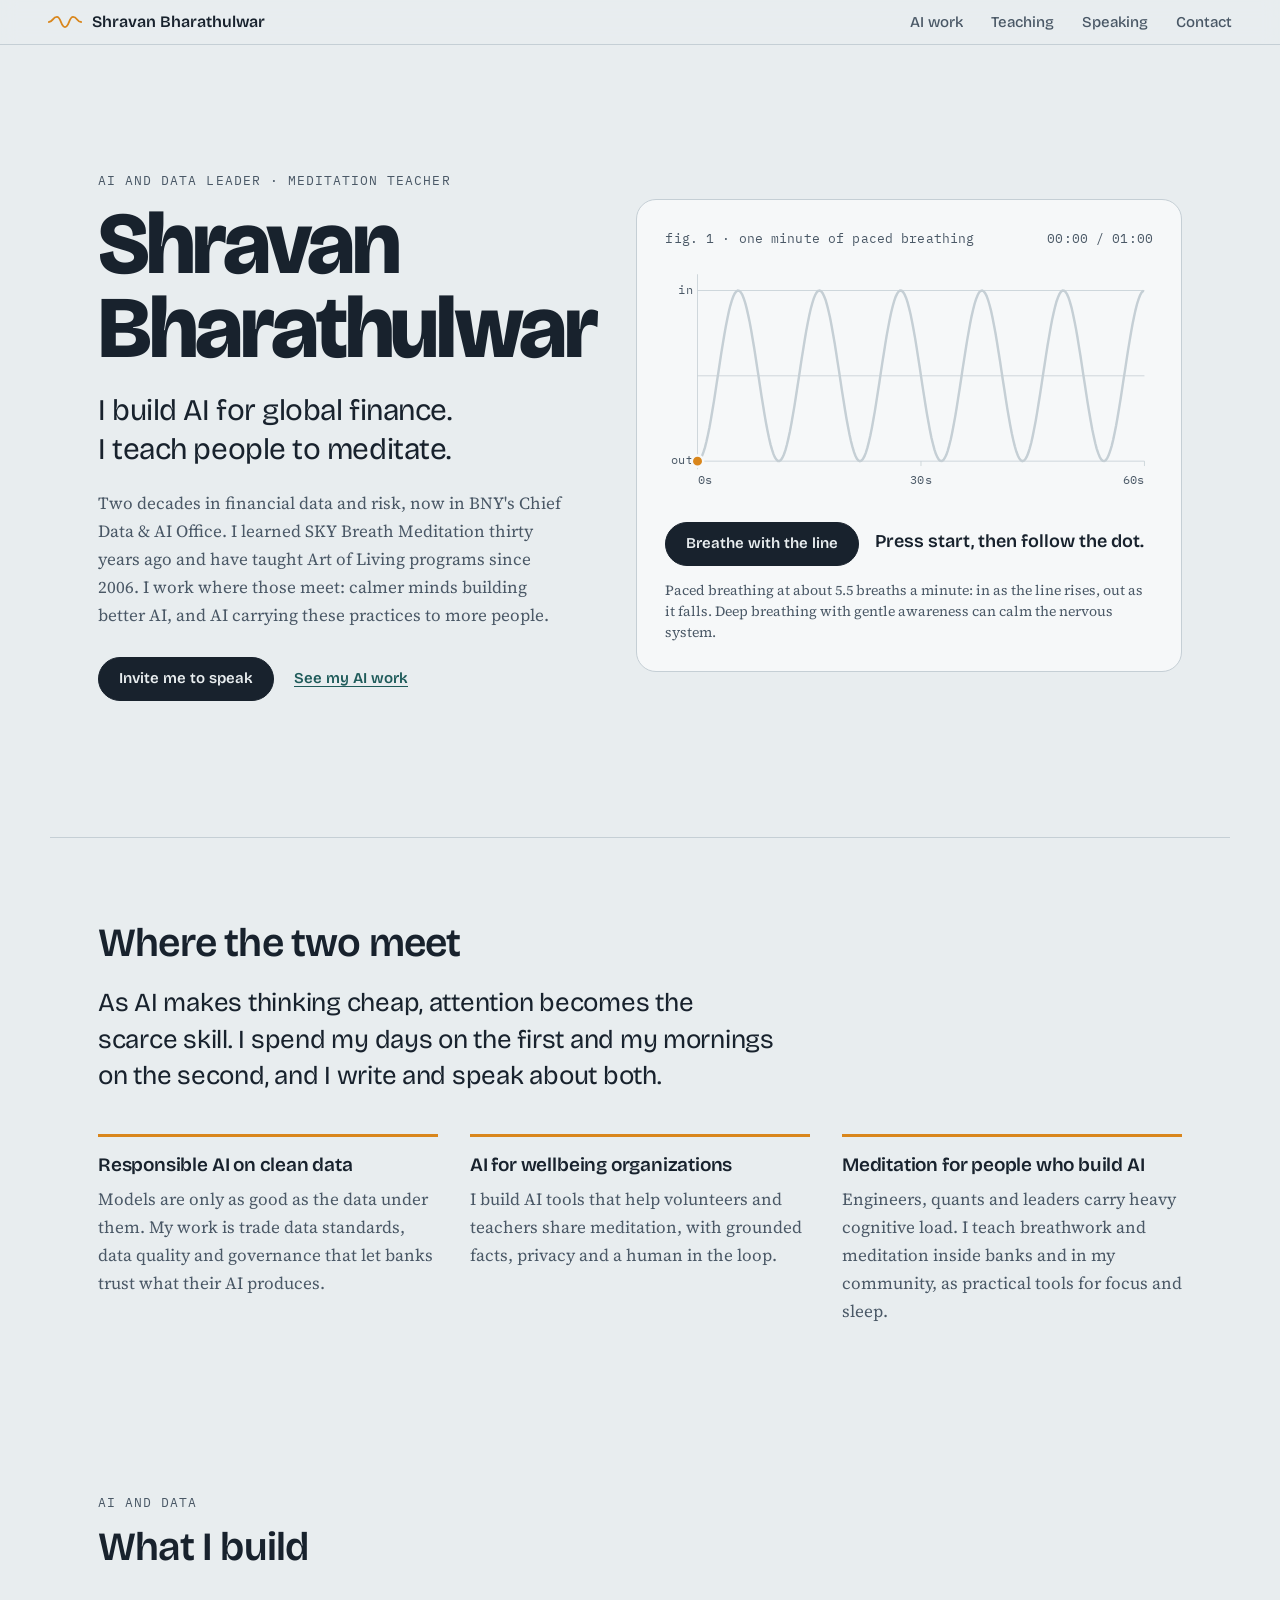
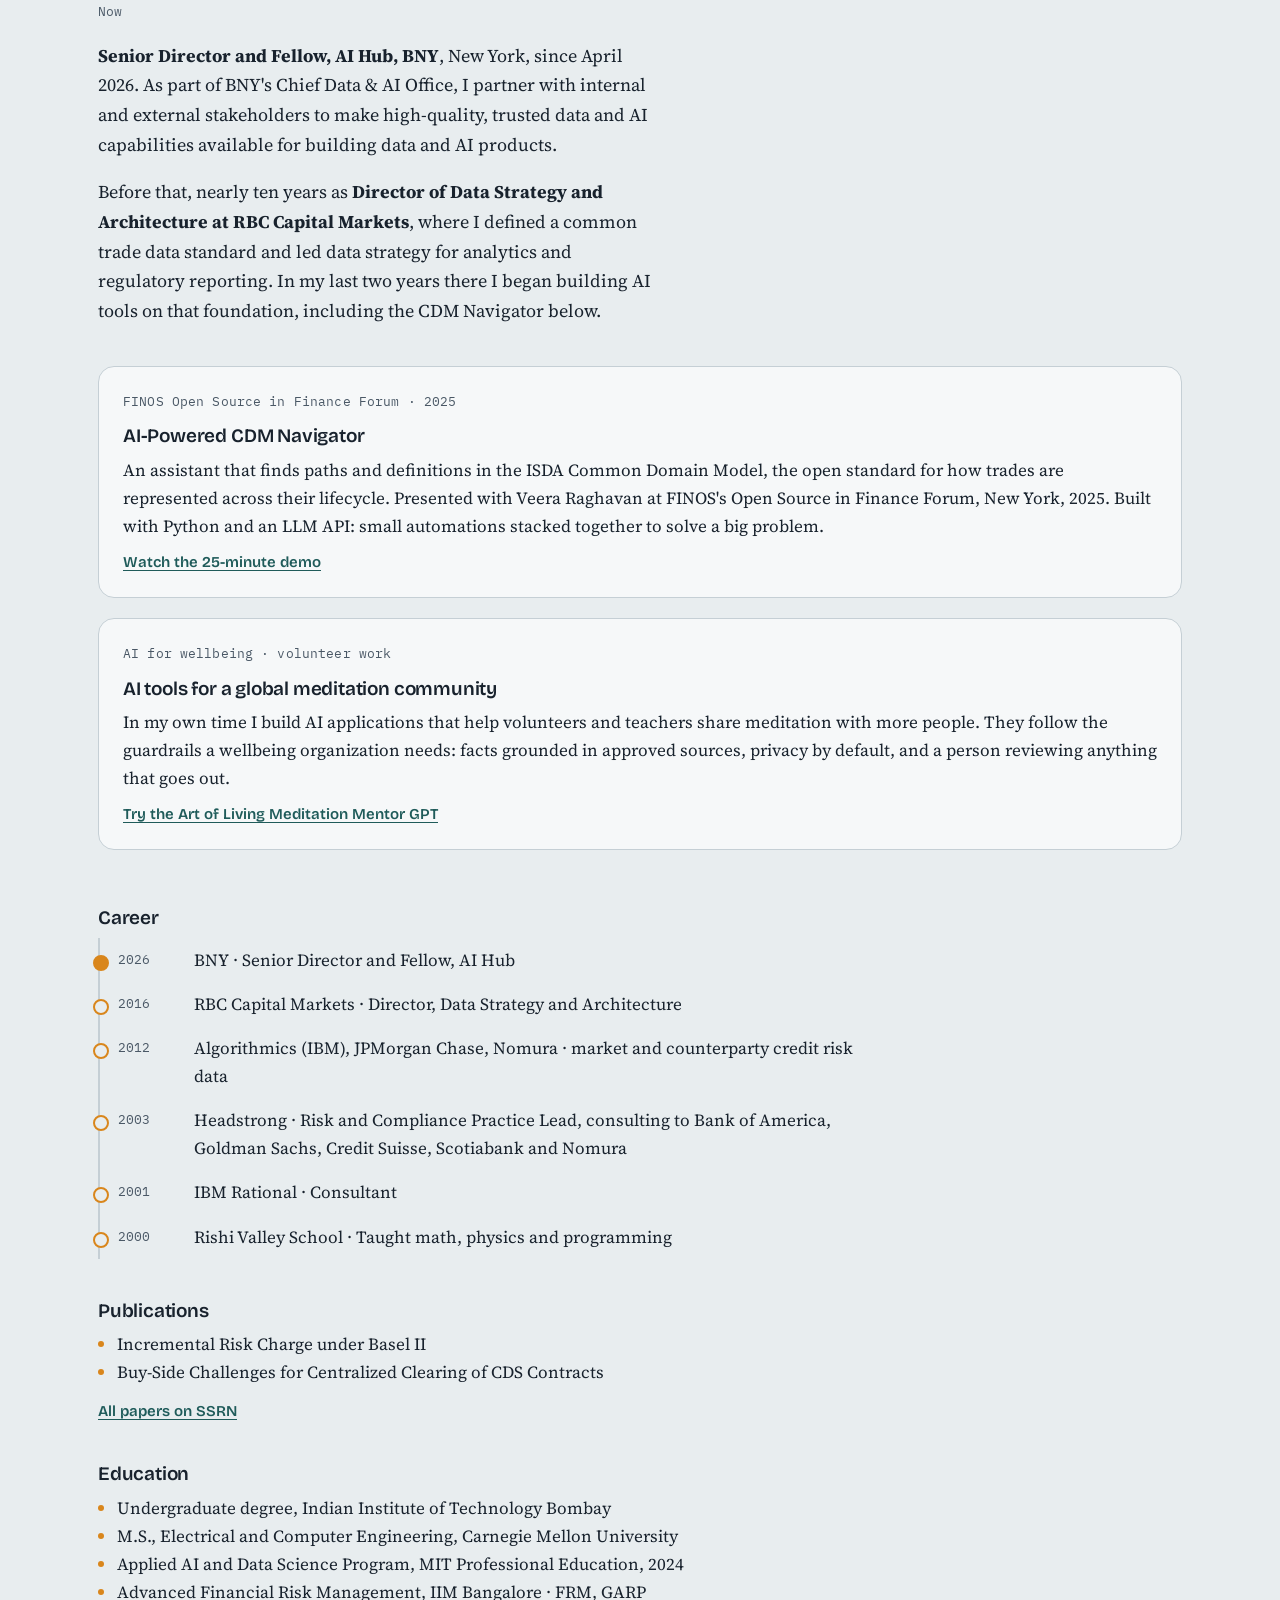
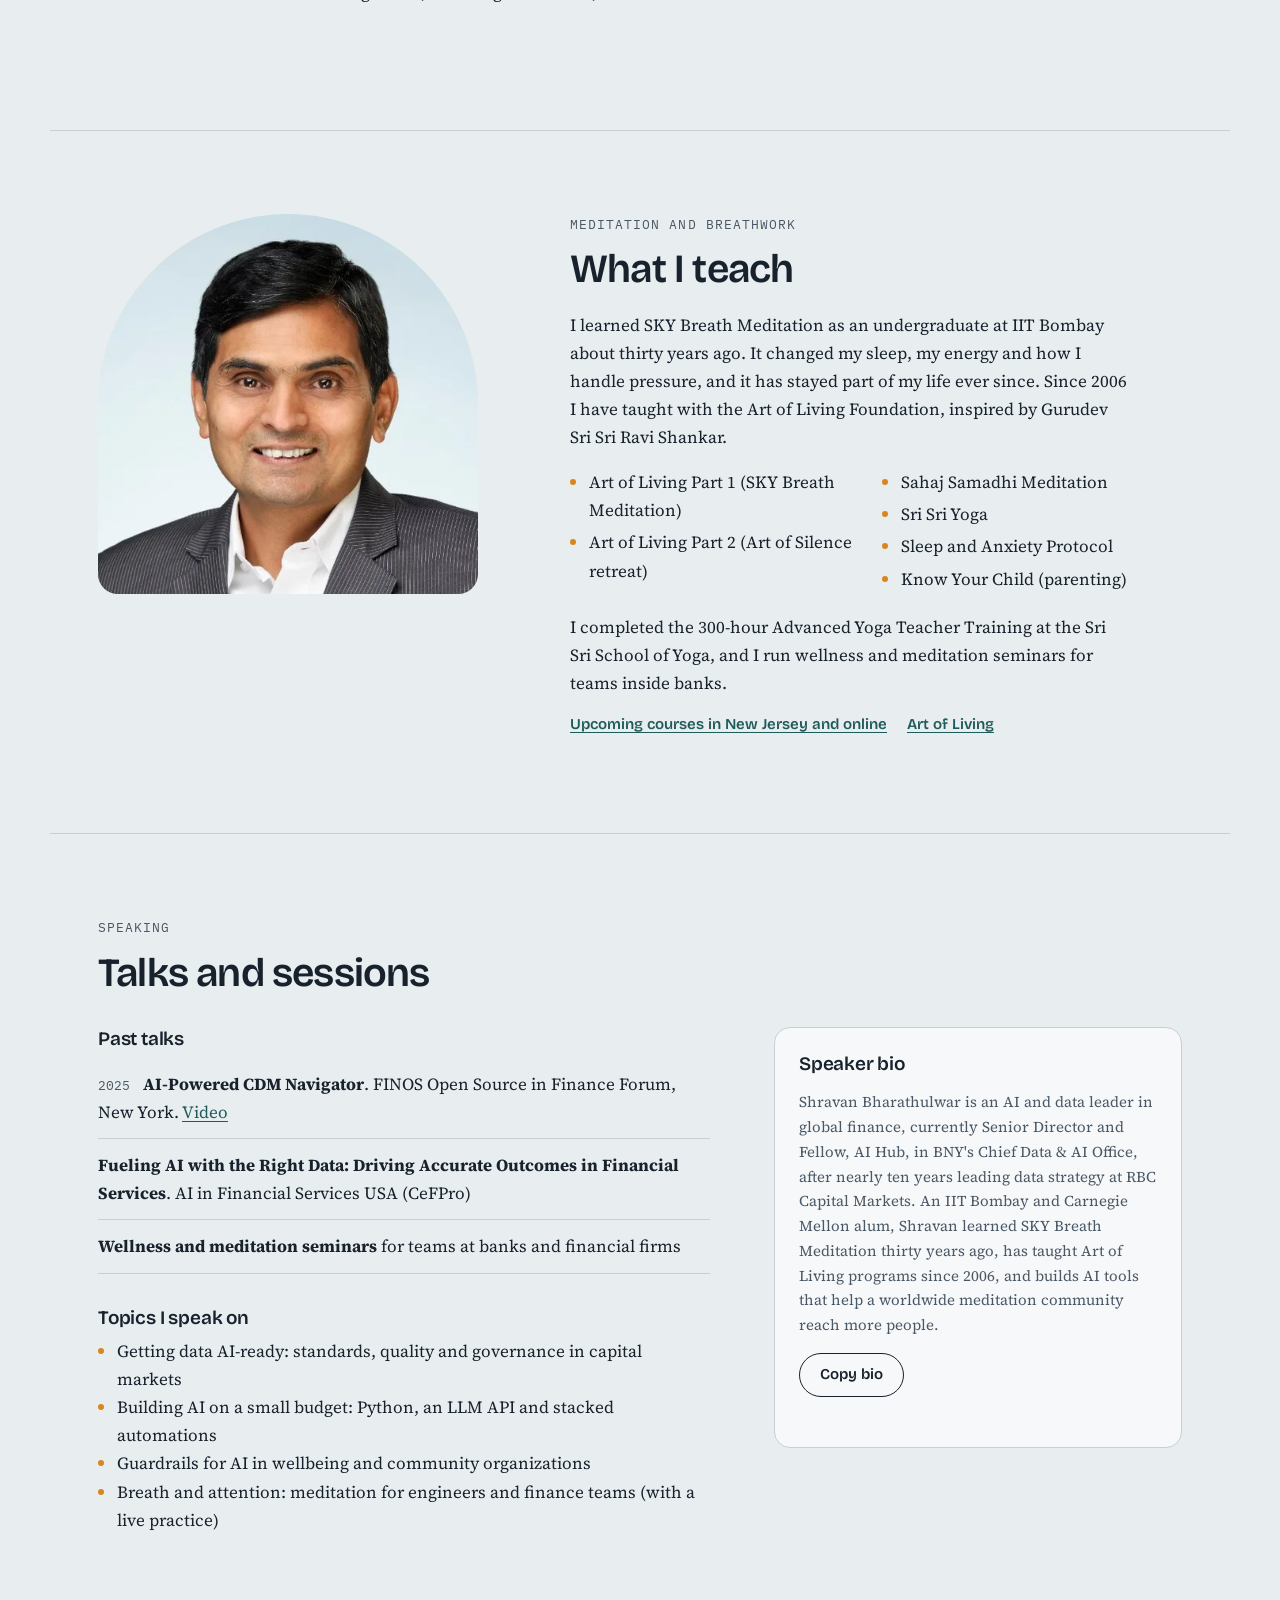
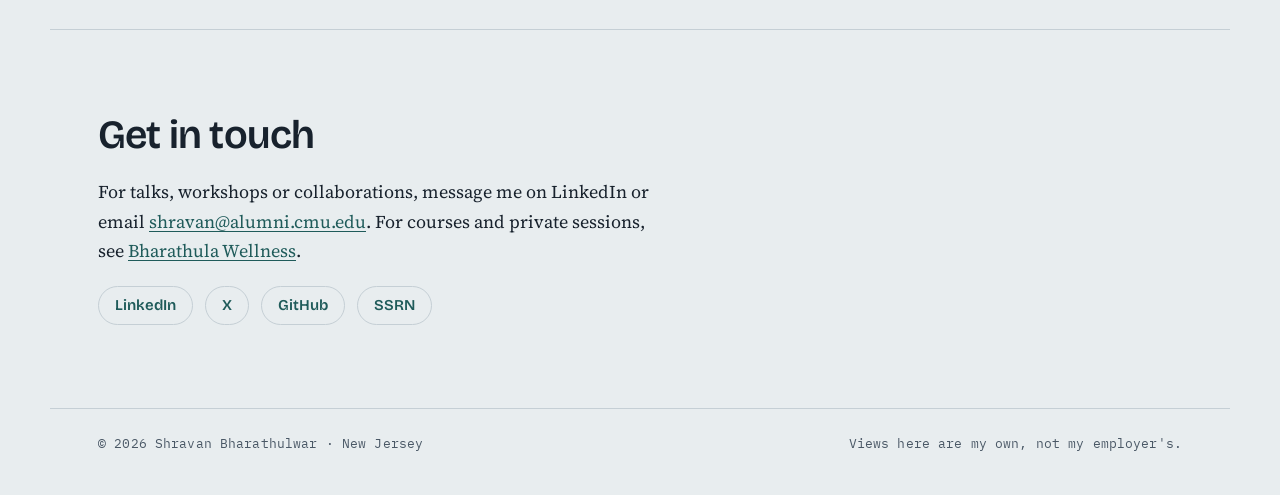
<file: index.html>
<!doctype html>
<html lang="en">
<head>
  <meta charset="utf-8">
  <meta name="viewport" content="width=device-width, initial-scale=1">
  <title>Shravan Bharathulwar · AI and data leader, meditation teacher</title>
  <meta name="description" content="Shravan Bharathulwar is an AI and data leader in global finance (BNY, formerly RBC Capital Markets) and an Art of Living meditation teacher who builds AI tools for wellbeing. IIT Bombay and Carnegie Mellon alum.">
  <link rel="canonical" href="https://bshravancmu.github.io/">
  <meta name="author" content="Shravan Bharathulwar">

  <meta property="og:type" content="profile">
  <meta property="og:title" content="Shravan Bharathulwar · AI and data leader, meditation teacher">
  <meta property="og:description" content="I build AI for global finance. I teach people to meditate.">
  <meta property="og:url" content="https://bshravancmu.github.io/">
  <meta property="og:image" content="https://bshravancmu.github.io/assets/og.jpg">
  <meta property="profile:first_name" content="Shravan">
  <meta property="profile:last_name" content="Bharathulwar">
  <meta name="twitter:card" content="summary_large_image">
  <meta name="twitter:site" content="@BShravan">
  <meta name="twitter:creator" content="@BShravan">

  <link rel="icon" href="favicon.svg" type="image/svg+xml">
  <link rel="preconnect" href="https://fonts.googleapis.com">
  <link rel="preconnect" href="https://fonts.gstatic.com" crossorigin>
  <link href="https://fonts.googleapis.com/css2?family=Bricolage+Grotesque:opsz,wght@12..96,400;12..96,600;12..96,800&family=IBM+Plex+Mono:wght@400;500&family=Source+Serif+4:ital,opsz,wght@0,8..60,400;0,8..60,600;1,8..60,400&display=swap" rel="stylesheet">
  <link rel="stylesheet" href="assets/site.css">

  <script type="application/ld+json">
  {
    "@context": "https://schema.org",
    "@type": "ProfilePage",
    "url": "https://bshravancmu.github.io/",
    "mainEntity": {
      "@type": "Person",
      "@id": "https://bshravancmu.github.io/#shravan",
      "name": "Shravan Bharathulwar",
      "alternateName": ["Shravan V. Bharathulwar", "Shravan Venkatraman Bharathulwar", "Shravan Bharathula"],
      "url": "https://bshravancmu.github.io/",
      "image": "https://bshravancmu.github.io/assets/shravan-480.jpg",
      "description": "AI and data leader in global finance, part of BNY's Chief Data & AI Office, and Art of Living meditation teacher who builds AI tools for wellbeing.",
      "jobTitle": "Senior Director and Fellow, AI Hub",
      "worksFor": { "@type": "Organization", "name": "BNY", "url": "https://www.bny.com/" },
      "alumniOf": [
        { "@type": "CollegeOrUniversity", "name": "Indian Institute of Technology Bombay" },
        { "@type": "CollegeOrUniversity", "name": "Carnegie Mellon University" }
      ],
      "hasCredential": [
        { "@type": "EducationalOccupationalCredential", "name": "Applied AI and Data Science Program: Leveraging AI for Effective Decision-Making", "recognizedBy": { "@type": "Organization", "name": "MIT Professional Education" } },
        { "@type": "EducationalOccupationalCredential", "name": "Financial Risk Manager (FRM)", "recognizedBy": { "@type": "Organization", "name": "Global Association of Risk Professionals" } },
        { "@type": "EducationalOccupationalCredential", "name": "300-hour Advanced Yoga Teacher Training", "recognizedBy": { "@type": "Organization", "name": "Sri Sri School of Yoga" } }
      ],
      "knowsAbout": ["Artificial intelligence", "Data strategy", "Data governance", "Financial data standards", "ISDA Common Domain Model", "Financial risk management", "Meditation", "Breathwork", "SKY Breath Meditation", "Sahaj Samadhi Meditation", "Yoga"],
      "memberOf": { "@type": "Organization", "name": "Art of Living Foundation", "url": "https://www.artofliving.org/" },
      "sameAs": [
        "https://www.linkedin.com/in/bshravan/",
        "https://x.com/BShravan",
        "https://github.com/bshravancmu",
        "https://papers.ssrn.com/sol3/cf_dev/AbsByAuth.cfm?per_id=690832",
        "https://www.researchgate.net/profile/Shravan-Bharathulwar",
        "https://cmu.academia.edu/ShravanBharathulwar",
        "https://theorg.com/org/bny-mellon/org-chart/shravan-bharathulwar",
        "https://chatgpt.com/g/g-dzU0lk14Z-art-of-living-meditation-mentor",
        "https://bharathula.org/"
      ]
    }
  }
  </script>
</head>
<body>
  <a class="skip" href="#main">Skip to content</a>

  <header class="top">
    <a class="wordmark" href="#top" aria-label="Shravan Bharathulwar, home">
      <svg viewBox="0 0 40 16" aria-hidden="true"><path d="M1 8c4.5 0 4.5-6 9.5-6S15 14 20 14s4.5-12 9.5-12S34 8 39 8"/></svg>
      <span>Shravan Bharathulwar</span>
    </a>
    <nav aria-label="Sections">
      <a href="#ai">AI work</a>
      <a href="#teaching">Teaching</a>
      <a href="#speaking">Speaking</a>
      <a href="#contact">Contact</a>
    </nav>
  </header>

  <main id="main">
    <!-- Hero: the name, the thesis, and a chart you can breathe with -->
    <section class="hero" id="top">
      <div class="hero-text">
        <p class="eyebrow">AI and data leader · meditation teacher</p>
        <h1>Shravan Bharathulwar</h1>
        <p class="thesis">I build AI for global finance.<br>I teach people to meditate.</p>
        <p class="lede">Two decades in financial data and risk, now in BNY's Chief Data &amp; AI Office. I learned SKY Breath Meditation thirty years ago and have taught Art of Living programs since 2006. I work where those meet: calmer minds building better AI, and AI carrying these practices to more people.</p>
        <div class="hero-links">
          <a class="btn" href="#speaking">Invite me to speak</a>
          <a class="text-link" href="#ai">See my AI work</a>
        </div>
      </div>

      <figure class="breath" aria-labelledby="breath-cap">
        <div class="breath-head">
          <span class="mono">fig. 1 · one minute of paced breathing</span>
          <span class="mono breath-clock" aria-hidden="true">00:00 / 01:00</span>
        </div>
        <svg class="breath-chart" viewBox="0 0 600 300" role="img" aria-label="A smooth breathing wave across one minute, about five and a half breaths">
          <g class="grid">
            <line x1="40" y1="40" x2="590" y2="40"/>
            <line x1="40" y1="145" x2="590" y2="145"/>
            <line x1="40" y1="250" x2="590" y2="250"/>
            <line x1="40" y1="20" x2="40" y2="260"/>
            <line x1="315" y1="250" x2="315" y2="256"/>
            <line x1="590" y1="250" x2="590" y2="256"/>
          </g>
          <g class="axis mono">
            <text x="34" y="44" text-anchor="end">in</text>
            <text x="34" y="254" text-anchor="end">out</text>
            <text x="40" y="278">0s</text>
            <text x="315" y="278" text-anchor="middle">30s</text>
            <text x="590" y="278" text-anchor="end">60s</text>
          </g>
          <path class="wave-ghost" d=""/>
          <path class="wave-done" d=""/>
          <circle class="wave-dot" r="7" cx="40" cy="250"/>
        </svg>
        <div class="breath-controls">
          <button class="btn breath-btn" type="button" aria-pressed="false">Breathe with the line</button>
          <p class="breath-cue" aria-live="polite">Press start, then follow the dot.</p>
        </div>
        <figcaption id="breath-cap">Paced breathing at about 5.5 breaths a minute: in as the line rises, out as it falls. Deep breathing with gentle awareness can calm the nervous system.</figcaption>
      </figure>
    </section>

    <!-- Where the two meet -->
    <section class="meet" aria-labelledby="meet-h">
      <h2 id="meet-h">Where the two meet</h2>
      <p class="meet-lede">As AI makes thinking cheap, attention becomes the scarce skill. I spend my days on the first and my mornings on the second, and I write and speak about both.</p>
      <div class="pillars">
        <article>
          <h3>Responsible AI on clean data</h3>
          <p>Models are only as good as the data under them. My work is trade data standards, data quality and governance that let banks trust what their AI produces.</p>
        </article>
        <article>
          <h3>AI for wellbeing organizations</h3>
          <p>I build AI tools that help volunteers and teachers share meditation, with grounded facts, privacy and a human in the loop.</p>
        </article>
        <article>
          <h3>Meditation for people who build AI</h3>
          <p>Engineers, quants and leaders carry heavy cognitive load. I teach breathwork and meditation inside banks and in my community, as practical tools for focus and sleep.</p>
        </article>
      </div>
    </section>

    <!-- AI work -->
    <section class="ai" id="ai" aria-labelledby="ai-h">
      <div class="section-head">
        <p class="eyebrow">AI and data</p>
        <h2 id="ai-h">What I build</h2>
      </div>

      <div class="now">
        <p class="mono label">Now</p>
        <p><strong>Senior Director and Fellow, AI Hub, BNY</strong>, New York, since April 2026. As part of BNY's Chief Data &amp; AI Office, I partner with internal and external stakeholders to make high-quality, trusted data and AI capabilities available for building data and AI products.</p>
        <p>Before that, nearly ten years as <strong>Director of Data Strategy and Architecture at RBC Capital Markets</strong>, where I defined a common trade data standard and led data strategy for analytics and regulatory reporting. In my last two years there I began building AI tools on that foundation, including the CDM Navigator below.</p>
      </div>

      <div class="projects">
        <article class="project wide">
          <p class="mono label">FINOS Open Source in Finance Forum · 2025</p>
          <h3>AI-Powered CDM Navigator</h3>
          <p>An assistant that finds paths and definitions in the ISDA Common Domain Model, the open standard for how trades are represented across their lifecycle. Presented with Veera Raghavan at FINOS's Open Source in Finance Forum, New York, 2025. Built with Python and an LLM API: small automations stacked together to solve a big problem.</p>
          <p class="links"><a href="https://www.youtube.com/watch?v=O85jKA17JT4">Watch the 25-minute demo</a></p>
        </article>
        <article class="project wide">
          <p class="mono label">AI for wellbeing · volunteer work</p>
          <h3>AI tools for a global meditation community</h3>
          <p>In my own time I build AI applications that help volunteers and teachers share meditation with more people. They follow the guardrails a wellbeing organization needs: facts grounded in approved sources, privacy by default, and a person reviewing anything that goes out.</p>
          <p class="links"><a href="https://chatgpt.com/g/g-dzU0lk14Z-art-of-living-meditation-mentor">Try the Art of Living Meditation Mentor GPT</a></p>
        </article>
      </div>

      <div class="career">
        <h3>Career</h3>
        <ol class="timeline">
          <li><span class="yr mono">2026</span><span>BNY · Senior Director and Fellow, AI Hub</span></li>
          <li><span class="yr mono">2016</span><span>RBC Capital Markets · Director, Data Strategy and Architecture</span></li>
          <li><span class="yr mono">2012</span><span>Algorithmics (IBM), JPMorgan Chase, Nomura · market and counterparty credit risk data</span></li>
          <li><span class="yr mono">2003</span><span>Headstrong · Risk and Compliance Practice Lead, consulting to Bank of America, Goldman Sachs, Credit Suisse, Scotiabank and Nomura</span></li>
          <li><span class="yr mono">2001</span><span>IBM Rational · Consultant</span></li>
          <li><span class="yr mono">2000</span><span>Rishi Valley School · Taught math, physics and programming</span></li>
        </ol>
      </div>

      <div class="papers">
        <h3>Publications</h3>
        <ul>
          <li>Incremental Risk Charge under Basel II</li>
          <li>Buy-Side Challenges for Centralized Clearing of CDS Contracts</li>
        </ul>
        <p class="links"><a href="https://papers.ssrn.com/sol3/cf_dev/AbsByAuth.cfm?per_id=690832">All papers on SSRN</a></p>
      </div>

      <div class="edu">
        <h3>Education</h3>
        <ul>
          <li>Undergraduate degree, Indian Institute of Technology Bombay</li>
          <li>M.S., Electrical and Computer Engineering, Carnegie Mellon University</li>
          <li>Applied AI and Data Science Program, MIT Professional Education, 2024</li>
          <li>Advanced Financial Risk Management, IIM Bangalore · FRM, GARP</li>
        </ul>
      </div>
    </section>

    <!-- Teaching -->
    <section class="teaching" id="teaching" aria-labelledby="teach-h">
      <div class="teach-grid">
        <picture class="portrait">
          <source srcset="assets/shravan-480.webp" type="image/webp">
          <img src="assets/shravan-480.jpg" width="480" height="480" alt="Portrait of Shravan Bharathulwar" loading="lazy">
        </picture>
        <div>
          <p class="eyebrow">Meditation and breathwork</p>
          <h2 id="teach-h">What I teach</h2>
          <p>I learned SKY Breath Meditation as an undergraduate at IIT Bombay about thirty years ago. It changed my sleep, my energy and how I handle pressure, and it has stayed part of my life ever since. Since 2006 I have taught with the Art of Living Foundation, inspired by Gurudev Sri Sri Ravi Shankar.</p>
          <ul class="programs">
            <li>Art of Living Part 1 (SKY Breath Meditation)</li>
            <li>Art of Living Part 2 (Art of Silence retreat)</li>
            <li>Sahaj Samadhi Meditation</li>
            <li>Sri Sri Yoga</li>
            <li>Sleep and Anxiety Protocol</li>
            <li>Know Your Child (parenting)</li>
          </ul>
          <p>I completed the 300-hour Advanced Yoga Teacher Training at the Sri Sri School of Yoga, and I run wellness and meditation seminars for teams inside banks.</p>
          <p class="links"><a href="https://bharathula.org/breath-meditation">Upcoming courses in New Jersey and online</a> <a href="https://www.artofliving.org/us-en">Art of Living</a></p>
        </div>
      </div>
    </section>

    <!-- Speaking -->
    <section class="speaking" id="speaking" aria-labelledby="speak-h">
      <div class="section-head">
        <p class="eyebrow">Speaking</p>
        <h2 id="speak-h">Talks and sessions</h2>
      </div>
      <div class="speak-grid">
        <div>
          <h3>Past talks</h3>
          <ul class="talks">
            <li><span class="mono">2025</span> <strong>AI-Powered CDM Navigator</strong>. FINOS Open Source in Finance Forum, New York. <a href="https://www.youtube.com/watch?v=O85jKA17JT4">Video</a></li>
            <li><strong>Fueling AI with the Right Data: Driving Accurate Outcomes in Financial Services</strong>. AI in Financial Services USA (CeFPro)</li>
            <li><strong>Wellness and meditation seminars</strong> for teams at banks and financial firms</li>
          </ul>
          <h3>Topics I speak on</h3>
          <ul class="topics">
            <li>Getting data AI-ready: standards, quality and governance in capital markets</li>
            <li>Building AI on a small budget: Python, an LLM API and stacked automations</li>
            <li>Guardrails for AI in wellbeing and community organizations</li>
            <li>Breath and attention: meditation for engineers and finance teams (with a live practice)</li>
          </ul>
        </div>
        <div class="bio-card">
          <h3>Speaker bio</h3>
          <p class="bio-text" id="bio-short">Shravan Bharathulwar is an AI and data leader in global finance, currently Senior Director and Fellow, AI Hub, in BNY's Chief Data &amp; AI Office, after nearly ten years leading data strategy at RBC Capital Markets. An IIT Bombay and Carnegie Mellon alum, Shravan learned SKY Breath Meditation thirty years ago, has taught Art of Living programs since 2006, and builds AI tools that help a worldwide meditation community reach more people.</p>
          <button class="btn ghost copy-btn" type="button" data-copy="bio-short">Copy bio</button>
          <p class="copy-status mono" aria-live="polite"></p>
        </div>
      </div>
    </section>

    <!-- Contact -->
    <section class="contact" id="contact" aria-labelledby="contact-h">
      <h2 id="contact-h">Get in touch</h2>
      <p>For talks, workshops or collaborations, message me on LinkedIn or email <a href="mailto:shravan@alumni.cmu.edu">shravan@alumni.cmu.edu</a>. For courses and private sessions, see <a href="https://bharathula.org/">Bharathula Wellness</a>.</p>
      <ul class="elsewhere">
        <li><a href="https://www.linkedin.com/in/bshravan/">LinkedIn</a></li>
        <li><a href="https://x.com/BShravan">X</a></li>
        <li><a href="https://github.com/bshravancmu">GitHub</a></li>
        <li><a href="https://papers.ssrn.com/sol3/cf_dev/AbsByAuth.cfm?per_id=690832">SSRN</a></li>
      </ul>
    </section>
  </main>

  <footer class="foot">
    <p class="mono">© 2026 Shravan Bharathulwar · New Jersey</p>
    <p class="mono">Views here are my own, not my employer's.</p>
  </footer>

  <script src="assets/site.js" defer></script>
</body>
</html>
</file>
<file: assets/site.css>
/* Tokens: cool pre-dawn fog, slate ink, saffron breath line, teal for links. */
:root {
  --fog: #e8edef;
  --surface: #f6f8f9;
  --ink: #18222d;
  --slate: #4a5866;
  --rule: #c5cfd5;
  --saffron: #d9861c;
  --teal: #1f5b5a;
  --teal-soft: #d6e6e4;
  --display: "Bricolage Grotesque", "Segoe UI", system-ui, sans-serif;
  --body: "Source Serif 4", Georgia, serif;
  --mono: "IBM Plex Mono", ui-monospace, Consolas, monospace;
  --measure: 62ch;
  --gutter: clamp(16px, 4vw, 48px);
  color-scheme: light;
}
@media (prefers-color-scheme: dark) {
  :root {
    --fog: #0f161d;
    --surface: #16202a;
    --ink: #e6ecef;
    --slate: #9dabb7;
    --rule: #2a3642;
    --saffron: #f0a640;
    --teal: #7cc9c3;
    --teal-soft: #173133;
    color-scheme: dark;
  }
}

* { box-sizing: border-box; }
html { scroll-behavior: smooth; scroll-padding-top: 80px; }
@media (prefers-reduced-motion: reduce) { html { scroll-behavior: auto; } }
body {
  margin: 0;
  background: var(--fog);
  color: var(--ink);
  font: 400 1.0625rem/1.65 var(--body);
  -webkit-font-smoothing: antialiased;
}
img { max-width: 100%; height: auto; display: block; }
a { color: var(--teal); text-decoration-thickness: 1px; text-underline-offset: 3px; }
a:hover { text-decoration-thickness: 2px; }
:focus-visible { outline: 3px solid var(--saffron); outline-offset: 3px; border-radius: 4px; }

.skip { position: absolute; left: -9999px; top: 8px; background: var(--ink); color: var(--fog); padding: 8px 12px; z-index: 10; }
.skip:focus { left: 8px; }

.mono { font-family: var(--mono); font-size: 0.8125rem; letter-spacing: 0.01em; }
.eyebrow {
  font-family: var(--mono); font-size: 0.8125rem; text-transform: uppercase;
  letter-spacing: 0.08em; color: var(--slate); margin: 0 0 12px;
}
.label { color: var(--slate); margin: 0 0 6px; }

h1, h2, h3 { font-family: var(--display); color: var(--ink); margin: 0; }
h2 { font-size: clamp(1.75rem, 3.5vw, 2.5rem); font-weight: 600; letter-spacing: -0.02em; line-height: 1.1; margin-bottom: 20px; }
h3 { font-size: 1.1875rem; font-weight: 600; letter-spacing: -0.01em; line-height: 1.25; margin-bottom: 8px; }

/* Header */
.top {
  position: sticky; top: 0; z-index: 5;
  display: flex; align-items: center; justify-content: space-between; gap: 16px;
  padding: 14px var(--gutter);
  background: color-mix(in srgb, var(--fog) 88%, transparent);
  backdrop-filter: blur(8px);
  border-bottom: 1px solid var(--rule);
}
.wordmark { display: flex; align-items: center; gap: 10px; color: var(--ink); text-decoration: none; font: 600 1rem/1 var(--display); white-space: nowrap; }
.wordmark svg { width: 34px; height: 14px; fill: none; stroke: var(--saffron); stroke-width: 2.2; stroke-linecap: round; }
.top nav { display: flex; gap: clamp(12px, 2.5vw, 28px); }
.top nav a { color: var(--slate); text-decoration: none; font: 500 0.9375rem/1 var(--display); }
.top nav a:hover { color: var(--ink); }

main > section { padding: clamp(48px, 6.5vw, 88px) var(--gutter); max-width: 1180px; margin: 0 auto; }

/* Buttons */
.btn {
  display: inline-flex; align-items: center; justify-content: center;
  min-height: 44px; padding: 10px 20px; border-radius: 999px;
  background: var(--ink); color: var(--fog); border: 1px solid var(--ink);
  font: 600 0.9375rem/1 var(--display); text-decoration: none; cursor: pointer;
}
.btn:hover { background: color-mix(in srgb, var(--ink) 85%, var(--saffron)); }
.btn.ghost { background: transparent; color: var(--ink); }
.btn.ghost:hover { background: var(--teal-soft); }
.text-link { font: 600 0.9375rem/1 var(--display); }

/* Hero */
.hero {
  display: grid; grid-template-columns: minmax(0, 1fr) minmax(0, 1.15fr);
  gap: clamp(32px, 5vw, 72px); align-items: center;
  min-height: min(88vh, 820px);
  padding-top: clamp(40px, 6vw, 72px) !important;
}
.hero h1 {
  font-size: clamp(2.75rem, 7vw, 5.5rem); font-weight: 800;
  letter-spacing: -0.035em; line-height: 0.95; margin-bottom: 20px;
  font-variation-settings: "opsz" 96;
}
.thesis {
  font: 400 clamp(1.375rem, 2.6vw, 1.875rem)/1.3 var(--display);
  letter-spacing: -0.015em; margin: 0 0 20px; color: var(--ink);
}
.lede { color: var(--slate); max-width: 52ch; margin: 0 0 28px; }
.hero-links { display: flex; flex-wrap: wrap; align-items: center; gap: 20px; }

/* Signature: the breath chart */
.breath {
  margin: 0; background: var(--surface); border: 1px solid var(--rule);
  border-radius: 20px; padding: clamp(16px, 2.5vw, 28px);
}
.breath-head { display: flex; justify-content: space-between; gap: 12px; color: var(--slate); margin-bottom: 8px; flex-wrap: wrap; }
.breath-chart { width: 100%; height: auto; overflow: visible; }
.breath-chart .grid line { stroke: var(--rule); stroke-width: 1; }
.breath-chart .axis text { fill: var(--slate); font-family: var(--mono); font-size: 15px; }
.wave-ghost { fill: none; stroke: var(--rule); stroke-width: 3; stroke-linecap: round; }
.wave-done { fill: none; stroke: var(--saffron); stroke-width: 3.5; stroke-linecap: round; }
.wave-dot { fill: var(--saffron); stroke: var(--surface); stroke-width: 3; }
.breathing .wave-dot { filter: drop-shadow(0 0 8px color-mix(in srgb, var(--saffron) 60%, transparent)); }
.breath-controls { display: flex; align-items: center; gap: 16px; flex-wrap: wrap; margin-top: 12px; }
.breath-cue { margin: 0; font: 600 1.125rem/1.2 var(--display); color: var(--ink); min-height: 1.4em; }
.breath figcaption { margin-top: 14px; font-size: 0.875rem; line-height: 1.5; color: var(--slate); }

/* Where the two meet */
.meet { border-top: 1px solid var(--rule); }
.meet-lede { font: 400 clamp(1.25rem, 2.2vw, 1.625rem)/1.4 var(--display); letter-spacing: -0.01em; max-width: 40ch; margin: 0 0 40px; }
.pillars { display: grid; grid-template-columns: repeat(3, minmax(0, 1fr)); gap: 32px; }
.pillars article { border-top: 3px solid var(--saffron); padding-top: 16px; }
.pillars p { margin: 0; color: var(--slate); }

/* AI work */
.section-head { margin-bottom: 32px; }
.now { max-width: var(--measure); margin-bottom: 40px; font-size: 1.125rem; }
.now p:last-child { margin: 0; }
.projects { display: grid; grid-template-columns: repeat(2, minmax(0, 1fr)); gap: 20px; margin-bottom: 56px; }
.project { background: var(--surface); border: 1px solid var(--rule); border-radius: 16px; padding: 24px; }
.project.wide { grid-column: 1 / -1; }
.project p { margin: 0 0 12px; }
.project p:last-child { margin-bottom: 0; }
.links { display: flex; flex-wrap: wrap; gap: 8px 20px; font: 600 0.9375rem/1.4 var(--display); }
.patterns { margin: 0; padding-left: 1.1em; display: grid; grid-template-columns: repeat(2, minmax(0, 1fr)); gap: 12px 40px; }
.patterns li::marker { color: var(--saffron); }

.career, .papers, .edu { max-width: 760px; margin-bottom: 40px; }
.timeline { list-style: none; margin: 0; padding: 0; border-left: 2px solid var(--rule); }
.timeline li { display: grid; grid-template-columns: 64px minmax(0, 1fr); gap: 12px; padding: 8px 0 8px 18px; position: relative; }
.timeline li::before { content: ""; position: absolute; left: -7px; top: 17px; width: 12px; height: 12px; border-radius: 50%; background: var(--fog); border: 2px solid var(--saffron); }
.timeline li:first-child::before { background: var(--saffron); }
.yr { color: var(--slate); padding-top: 3px; }
.papers ul, .edu ul, .programs, .topics { margin: 0 0 12px; padding-left: 1.1em; }
.papers li::marker, .edu li::marker, .programs li::marker, .topics li::marker { color: var(--saffron); }

/* Teaching */
.teaching { border-top: 1px solid var(--rule); }
.teach-grid { display: grid; grid-template-columns: minmax(0, 0.8fr) minmax(0, 1.2fr); gap: clamp(32px, 5vw, 72px); align-items: start; }
.teach-grid p { max-width: var(--measure); }
.portrait img { border-radius: 50% 50% 20px 20px; width: 100%; max-width: 380px; }
.programs { columns: 2; column-gap: 32px; margin: 16px 0 20px; }
.programs li { break-inside: avoid; margin-bottom: 4px; }

/* Speaking */
.speaking { border-top: 1px solid var(--rule); }
.speak-grid { display: grid; grid-template-columns: minmax(0, 1.2fr) minmax(0, 0.8fr); gap: clamp(32px, 5vw, 64px); align-items: start; }
.talks { list-style: none; padding: 0; margin: 0 0 32px; }
.talks li { padding: 12px 0; border-bottom: 1px solid var(--rule); }
.talks .mono { color: var(--slate); margin-right: 8px; }
.bio-card { background: var(--surface); border: 1px solid var(--rule); border-radius: 16px; padding: 24px; position: sticky; top: 88px; }
.bio-text { font-size: 0.9375rem; color: var(--slate); }
.copy-status { color: var(--teal); min-height: 1.4em; margin: 8px 0 0; }

/* Contact */
.contact { border-top: 1px solid var(--rule); }
.contact p { max-width: var(--measure); font-size: 1.125rem; }
.elsewhere { list-style: none; padding: 0; margin: 20px 0 0; display: flex; flex-wrap: wrap; gap: 12px; }
.elsewhere a { display: inline-block; padding: 8px 16px; border: 1px solid var(--rule); border-radius: 999px; text-decoration: none; font: 600 0.9375rem/1.4 var(--display); }
.elsewhere a:hover { background: var(--teal-soft); }

.foot { display: flex; justify-content: space-between; flex-wrap: wrap; gap: 8px 24px; padding: 24px var(--gutter) 40px; max-width: 1180px; margin: 0 auto; color: var(--slate); border-top: 1px solid var(--rule); }
.foot p { margin: 0; }

/* Responsive */
@media (max-width: 900px) {
  .hero { grid-template-columns: 1fr; min-height: 0; }
  .pillars { grid-template-columns: 1fr; gap: 24px; }
  .projects { grid-template-columns: 1fr; }
  .patterns { grid-template-columns: 1fr; }
  .teach-grid, .speak-grid { grid-template-columns: 1fr; }
  .portrait img { max-width: 240px; }
  .bio-card { position: static; }
}
@media (max-width: 560px) {
  .top { flex-direction: column; align-items: flex-start; gap: 10px; }
  .top nav { gap: 16px; }
  .programs { columns: 1; }
  .timeline li { grid-template-columns: 48px minmax(0, 1fr); }
}
</file>
